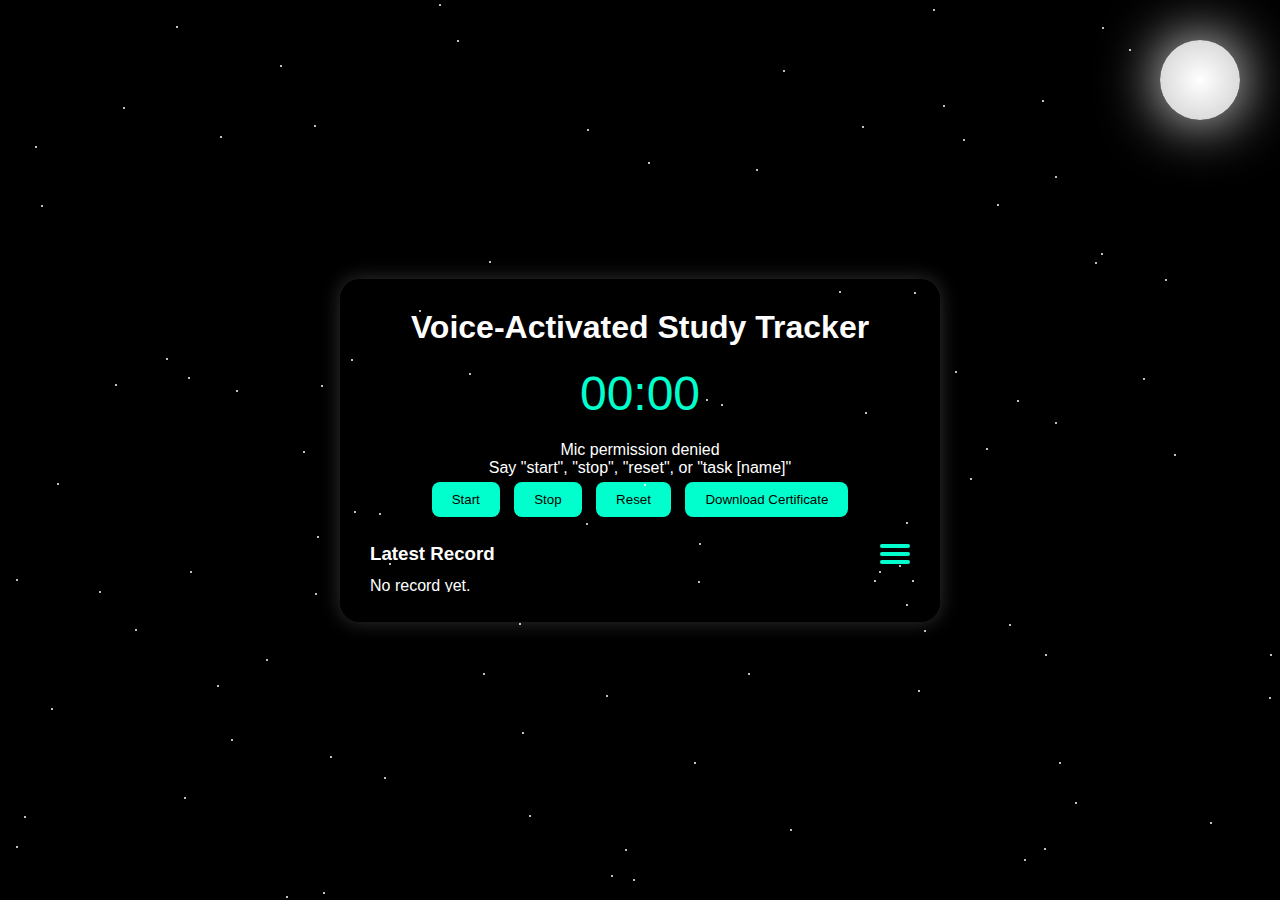
<file: index.html>
<!DOCTYPE html>
<html lang="en">
<head>
  <meta charset="UTF-8" />
  <meta name="viewport" content="width=device-width, initial-scale=1.0"/>
  <title>Voice-Activated Question Tracker</title>
  <style>
    * {
      margin: 0;
      padding: 0;
      box-sizing: border-box;
      font-family: 'Poppins', sans-serif;
    }
    body {
      background: #000;
      overflow: hidden;
      min-height: 100vh;
      display: flex;
      align-items: center;
      justify-content: center;
      padding: 20px;
      position: relative;
      color: #fff;
    }
    /* Animated Stars */
    .stars {
      width: 2px;
      height: 2px;
      background: white;
      position: absolute;
      border-radius: 50%;
      animation: starMove 10s linear infinite;
    }
    @keyframes starMove {
      from { transform: translateY(0); }
      to { transform: translateY(100vh); }
    }
    /* Moon */
    .moon {
      position: absolute;
      top: 40px;
      right: 40px;
      width: 80px;
      height: 80px;
      background: radial-gradient(circle, #fff, #ccc);
      border-radius: 50%;
      box-shadow: 0 0 60px #fff;
    }
    /* Rocket */
    .rocket {
      position: absolute;
      width: 50px;
      height: 50px;
      background: url('https://img.icons8.com/emoji/48/rocket.png') no-repeat center/contain;
      animation: flyRocket 12s linear infinite;
    }
    @keyframes flyRocket {
      0% { transform: translateX(-60px) translateY(0); }
      100% { transform: translateX(110vw) translateY(-100vh); }
    }
    .container {
      background: rgba(0,0,0,0.8);
      border-radius: 20px;
      padding: 30px;
      max-width: 600px;
      width: 100%;
      text-align: center;
      box-shadow: 0 0 20px rgba(255,255,255,0.2);
    }
    .timer {
      font-size: 3rem;
      margin: 20px 0;
      color: #00ffcc;
    }
    button {
      margin: 5px;
      padding: 10px 20px;
      background: #00ffcc;
      color: #000;
      border: none;
      border-radius: 8px;
      cursor: pointer;
    }
    button:hover {
      background: #00cca3;
    }
    .history {
      margin-top: 20px;
      text-align: left;
      max-height: 50px; /* Limit height to show only latest record */
      overflow: hidden;
    }
    #certificate {
      display: none;
      background: #fff;
      color: #000;
      padding: 20px;
      border-radius: 10px;
    }
    /* Hamburger Menu Styles */
    .history-header {
      display: flex;
      justify-content: space-between;
      align-items: center;
      margin-bottom: 10px;
    }
    .hamburger {
      display: flex;
      flex-direction: column;
      justify-content: space-around;
      width: 30px;
      height: 25px;
      cursor: pointer;
    }
    .hamburger span {
      width: 100%;
      height: 4px;
      background: #00ffcc;
      border-radius: 2px;
      transition: all 0.3s ease;
    }
    .hamburger.active span:nth-child(1) {
      transform: rotate(45deg) translate(5px, 5px);
    }
    .hamburger.active span:nth-child(2) {
      opacity: 0;
    }
    .hamburger.active span:nth-child(3) {
      transform: rotate(-45deg) translate(7px, -7px);
    }
    .history-list {
      max-height: 0;
      overflow: hidden;
      transition: max-height 0.5s ease-in-out;
      background: rgba(255,255,255,0.1);
      padding: 0 10px;
      border-radius: 8px;
    }
    .history-list.active {
      max-height: 300px;
      padding: 10px;
    }
    .history-list div {
      padding: 5px 0;
      border-bottom: 1px solid rgba(255,255,255,0.2);
    }
  </style>
</head>
<body>
  <div class="moon"></div>
  <div class="rocket"></div>
  <!-- Stars -->
  <script>
    for (let i = 0; i < 100; i++) {
      const star = document.createElement('div');
      star.className = 'stars';
      star.style.top = Math.random()*100 + 'vh';
      star.style.left = Math.random()*100 + 'vw';
      star.style.animationDuration = (5 + Math.random()*5) + 's';
      document.body.appendChild(star);
    }
  </script>
  <div class="container">
    <h1>Voice-Activated Study Tracker</h1>
    <div class="timer" id="timer">00:00</div>
    <div id="micStatus">Microphone: Initializing...</div>
    <div id="status">Say "start", "stop", "reset", or "task [name]"</div>
    <button onclick="startTimer()">Start</button>
    <button onclick="stopTimer()">Stop</button>
    <button onclick="resetData()">Reset</button>
    <button onclick="exportCertificate()">Download Certificate</button>
    <div class="history" id="history">
      <div class="history-header">
        <h3>Latest Record</h3>
        <div class="hamburger" onclick="toggleHistory()">
          <span></span>
          <span></span>
          <span></span>
        </div>
      </div>
      <div id="latestRecord">No record yet.</div>
      <div id="historyList" class="history-list"></div>
    </div>
  </div>
  <canvas id="certificate" width="800" height="600"></canvas>
  <script>
    let startTime, timerInterval, isRunning = false, currentTask = 'General', records = [], questionCount = 0;

    const timerEl = document.getElementById('timer');
    const micStatus = document.getElementById('micStatus');
    const statusEl = document.getElementById('status');
    const latestRecordEl = document.getElementById('latestRecord');
    const historyListEl = document.getElementById('historyList');
    const hamburger = document.querySelector('.hamburger');
    const historyList = document.querySelector('.history-list');

    function updateTimer() {
      const elapsed = Math.floor((performance.now() - startTime) / 1000);
      const min = String(Math.floor(elapsed / 60)).padStart(2, '0');
      const sec = String(elapsed % 60).padStart(2, '0');
      timerEl.textContent = `${min}:${sec}`;
    }

    function startTimer() {
      if (isRunning) return;
      isRunning = true;
      startTime = performance.now();
      timerInterval = setInterval(updateTimer, 500);
      statusEl.textContent = `Timing task: ${currentTask}`;
    }

    function stopTimer() {
      if (!isRunning) return;
      isRunning = false;
      clearInterval(timerInterval);
      const elapsed = Math.floor((performance.now() - startTime) / 1000);
      const date = new Date().toLocaleDateString('en-GB', { day: 'numeric', month: 'long', year: 'numeric' });
      questionCount++; // Increment question number
      records.push({ date, task: currentTask, question: questionCount, time: elapsed });
      renderHistory();
      statusEl.textContent = 'Stopped';
    }

    function resetData() {
      records = [];
      questionCount = 0;
      renderHistory();
      statusEl.textContent = 'Reset complete';
    }

    function renderHistory() {
      if (records.length === 0) {
        latestRecordEl.textContent = 'No record yet.';
        historyListEl.textContent = '';
      } else {
        // Show only the latest record
        const latest = records[records.length - 1];
        const timeStr = `${String(Math.floor(latest.time / 60)).padStart(2, '0')}:${String(latest.time % 60).padStart(2, '0')} sec`;
        latestRecordEl.textContent = `${latest.date}, ${latest.task}, Q${latest.question}, ${timeStr}`;

        // Show all previous records in hamburger menu
        const oldRecords = records.slice(0, -1); // Exclude the latest record
        if (oldRecords.length === 0) {
          historyListEl.textContent = 'No old records yet.';
        } else {
          historyListEl.innerHTML = oldRecords.map(r => {
            const t = `${String(Math.floor(r.time / 60)).padStart(2, '0')}:${String(r.time % 60).padStart(2, '0')} sec`;
            return `<div>${r.date}, ${r.task}, Q${r.question}, ${t}</div>`;
          }).join('');
        }
      }
    }

    function toggleHistory() {
      hamburger.classList.toggle('active');
      historyList.classList.toggle('active');
    }

    function exportCertificate() {
      const canvas = document.getElementById('certificate');
      const ctx = canvas.getContext('2d');
      ctx.fillStyle = '#fff';
      ctx.fillRect(0, 0, 800, 600);
      ctx.fillStyle = '#000';
      ctx.font = '30px Poppins';
      ctx.fillText('Study Session Certificate', 200, 80);
      ctx.font = '20px Poppins';
      records.forEach((r, i) => {
        const t = `${String(Math.floor(r.time / 60)).padStart(2, '0')}:${String(r.time % 60).padStart(2, '0')} sec`;
        ctx.fillText(`${r.date}, ${r.task}, Q${r.question}, ${t}`, 100, 150 + i * 30);
      });
      const link = document.createElement('a');
      link.download = 'study_certificate.png';
      link.href = canvas.toDataURL();
      link.click();
    }

    // Microphone Initialization
    const SpeechRecognition = window.SpeechRecognition || window.webkitSpeechRecognition;
    if (!SpeechRecognition) {
      micStatus.textContent = 'Microphone unsupported. Use Chrome.';
    } else {
      const recognition = new SpeechRecognition();
      recognition.continuous = true;
      recognition.lang = 'en-US';
      recognition.interimResults = false; // Wait for final results
      recognition.maxAlternatives = 1; // Use most confident transcription
      recognition.onstart = () => {
        micStatus.textContent = 'Microphone: Listening...';
      };
      recognition.onerror = (e) => {
        micStatus.textContent = 'Error: ' + e.error;
      };
      recognition.onend = () => {
        recognition.start();
      };
      recognition.onresult = (e) => {
        const transcript = e.results[e.results.length - 1][0].transcript.toLowerCase().trim();
        statusEl.textContent = `Heard: ${transcript}`;

        // Improved command parsing
        if (transcript.includes('start') && !isRunning) {
          startTimer();
        } else if (transcript.includes('stop') && isRunning) {
          stopTimer();
        } else if (transcript.includes('reset')) {
          resetData();
        } else if (transcript.startsWith('task')) {
          currentTask = transcript.replace('task', '').trim() || 'General';
          statusEl.textContent = `Task set to ${currentTask}`;
          questionCount = 0; // Reset question count for new task
        }
      };
      navigator.mediaDevices.getUserMedia({ audio: true })
        .then(() => recognition.start())
        .catch(e => micStatus.textContent = 'Mic permission denied');
    }
  </script>
</body>
</html>
</file>
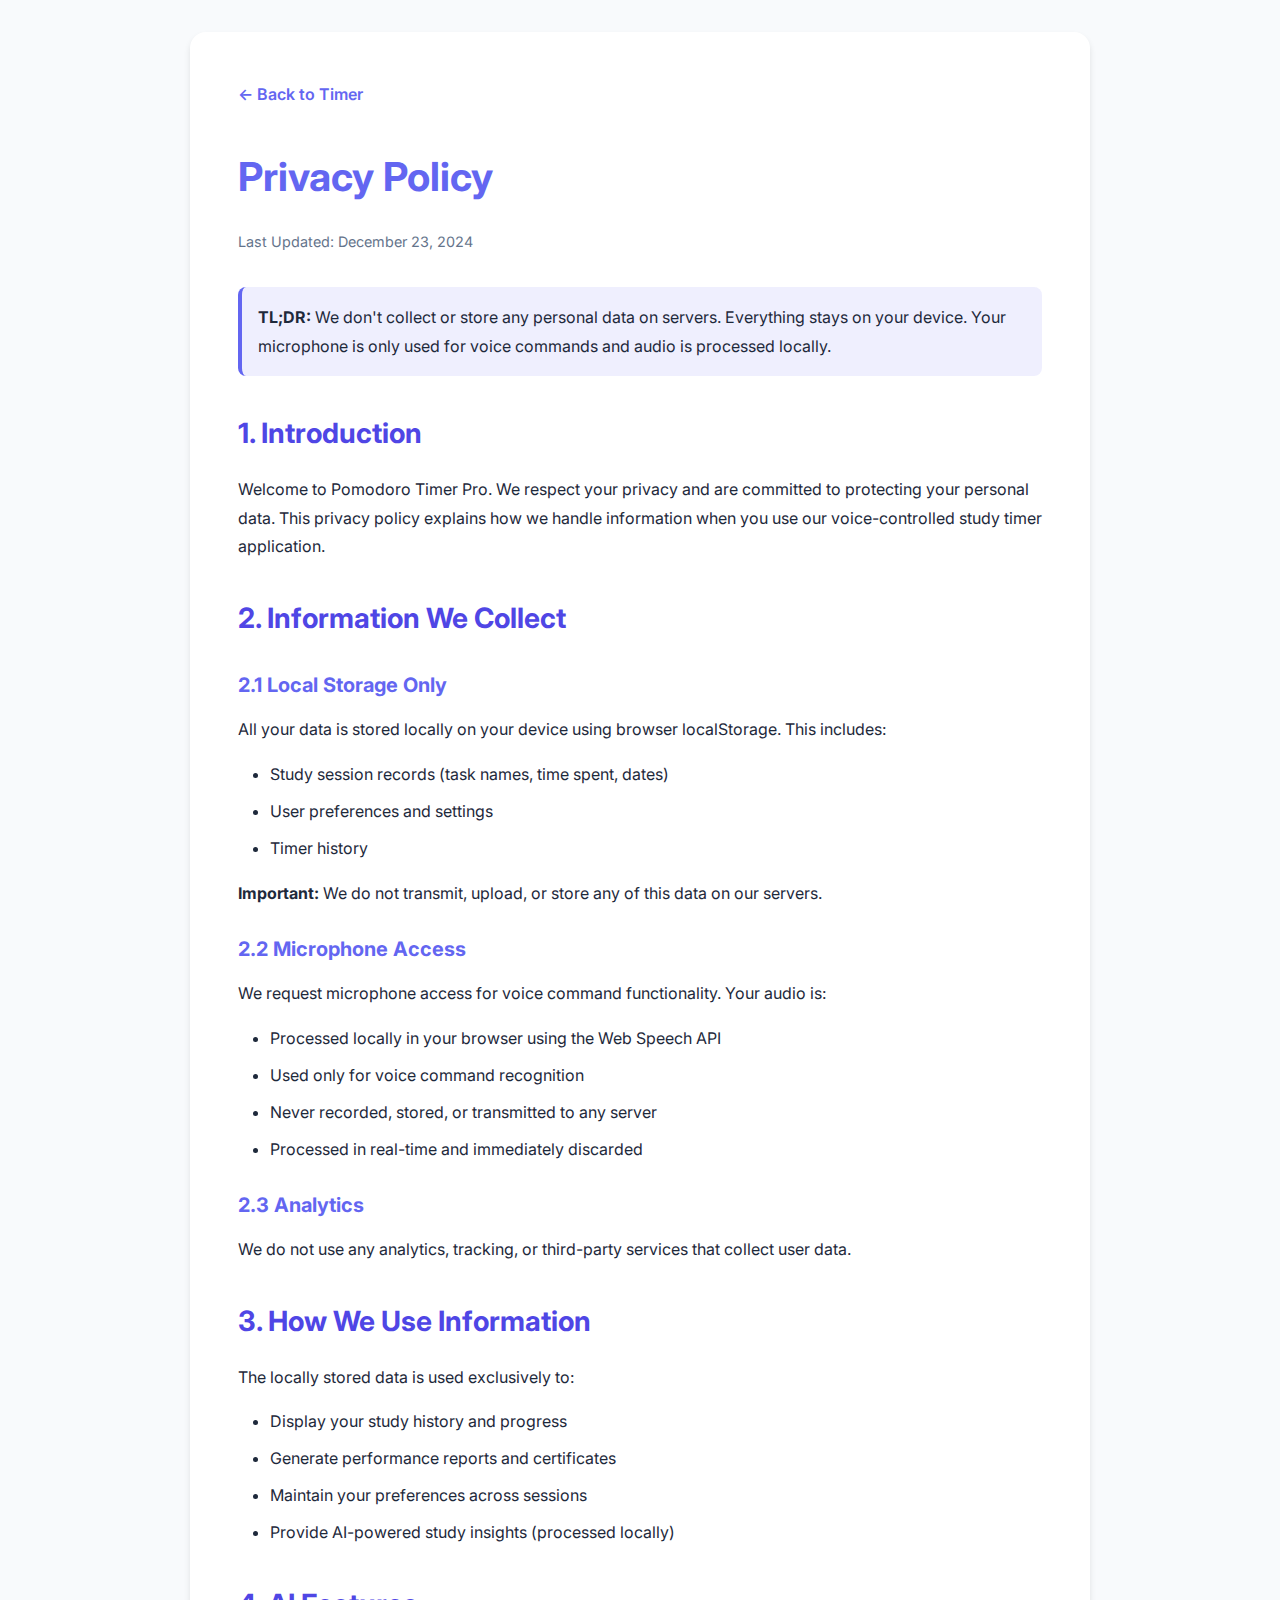
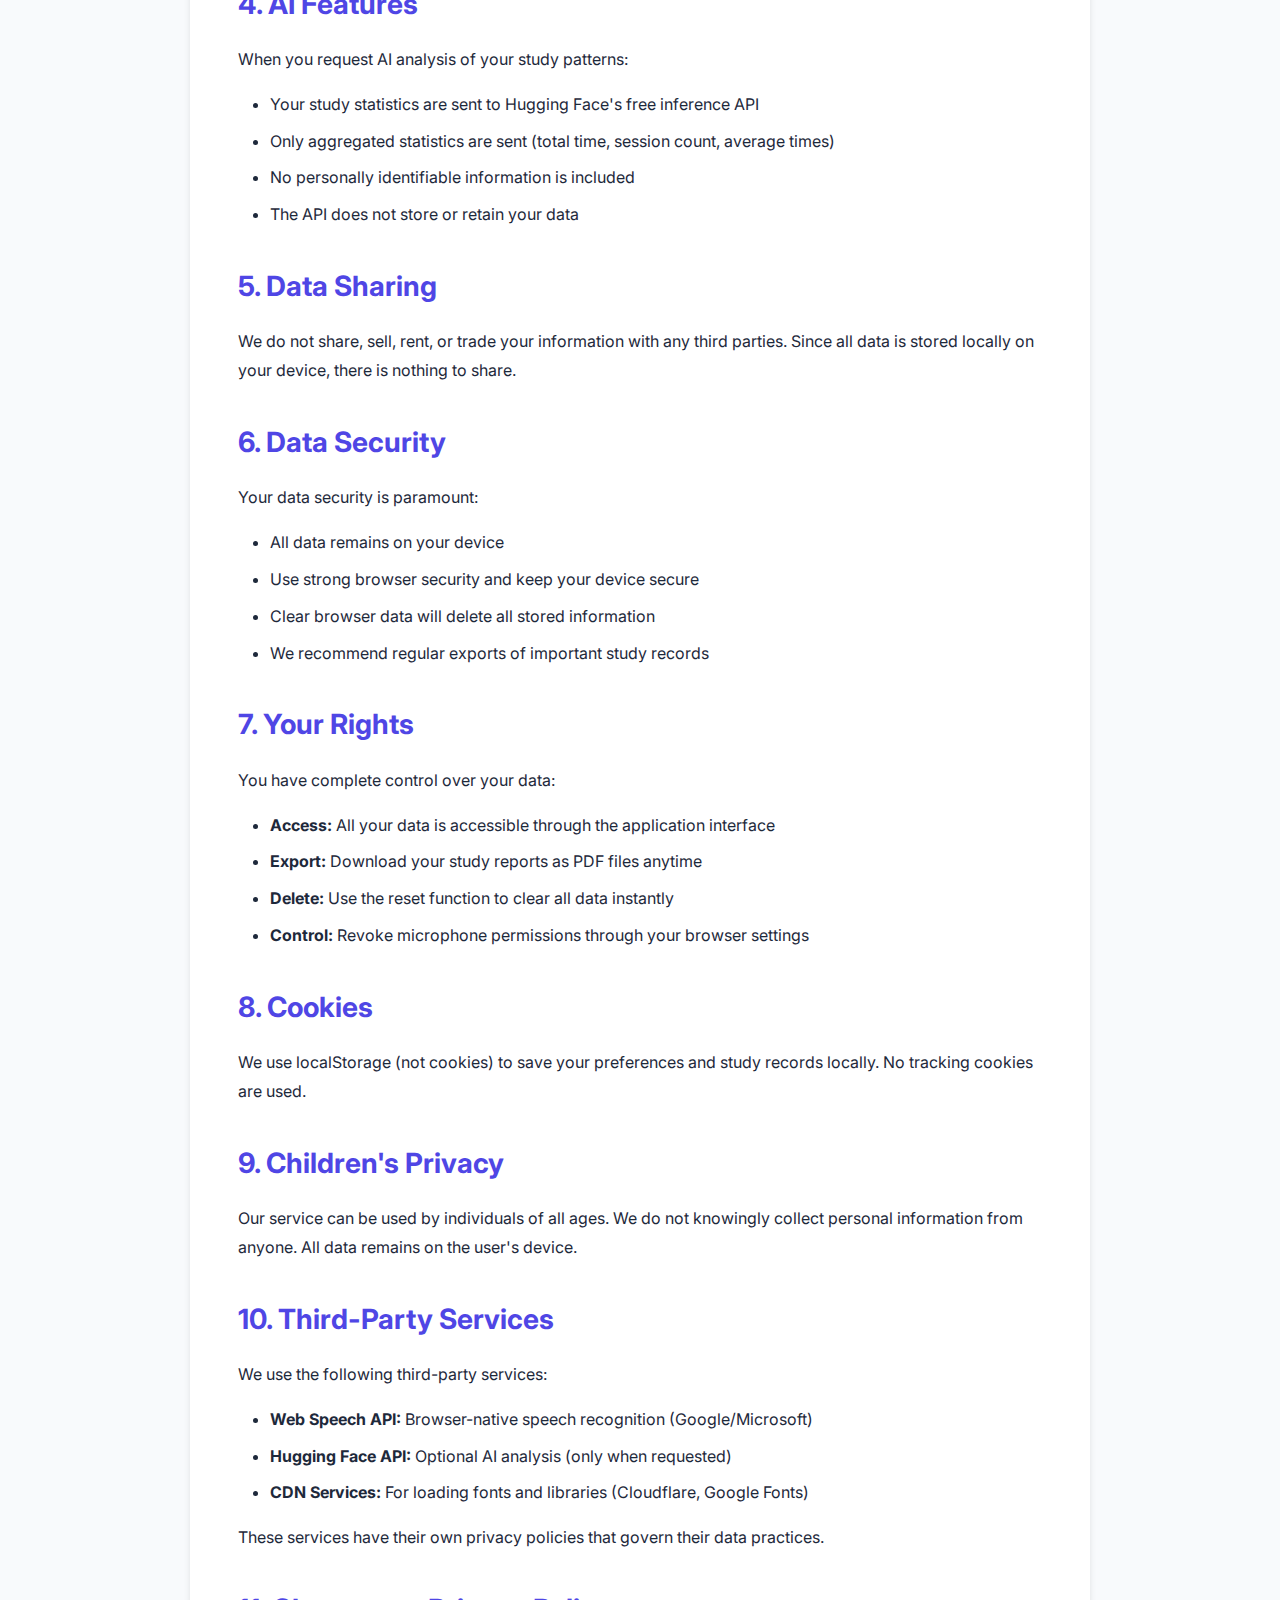
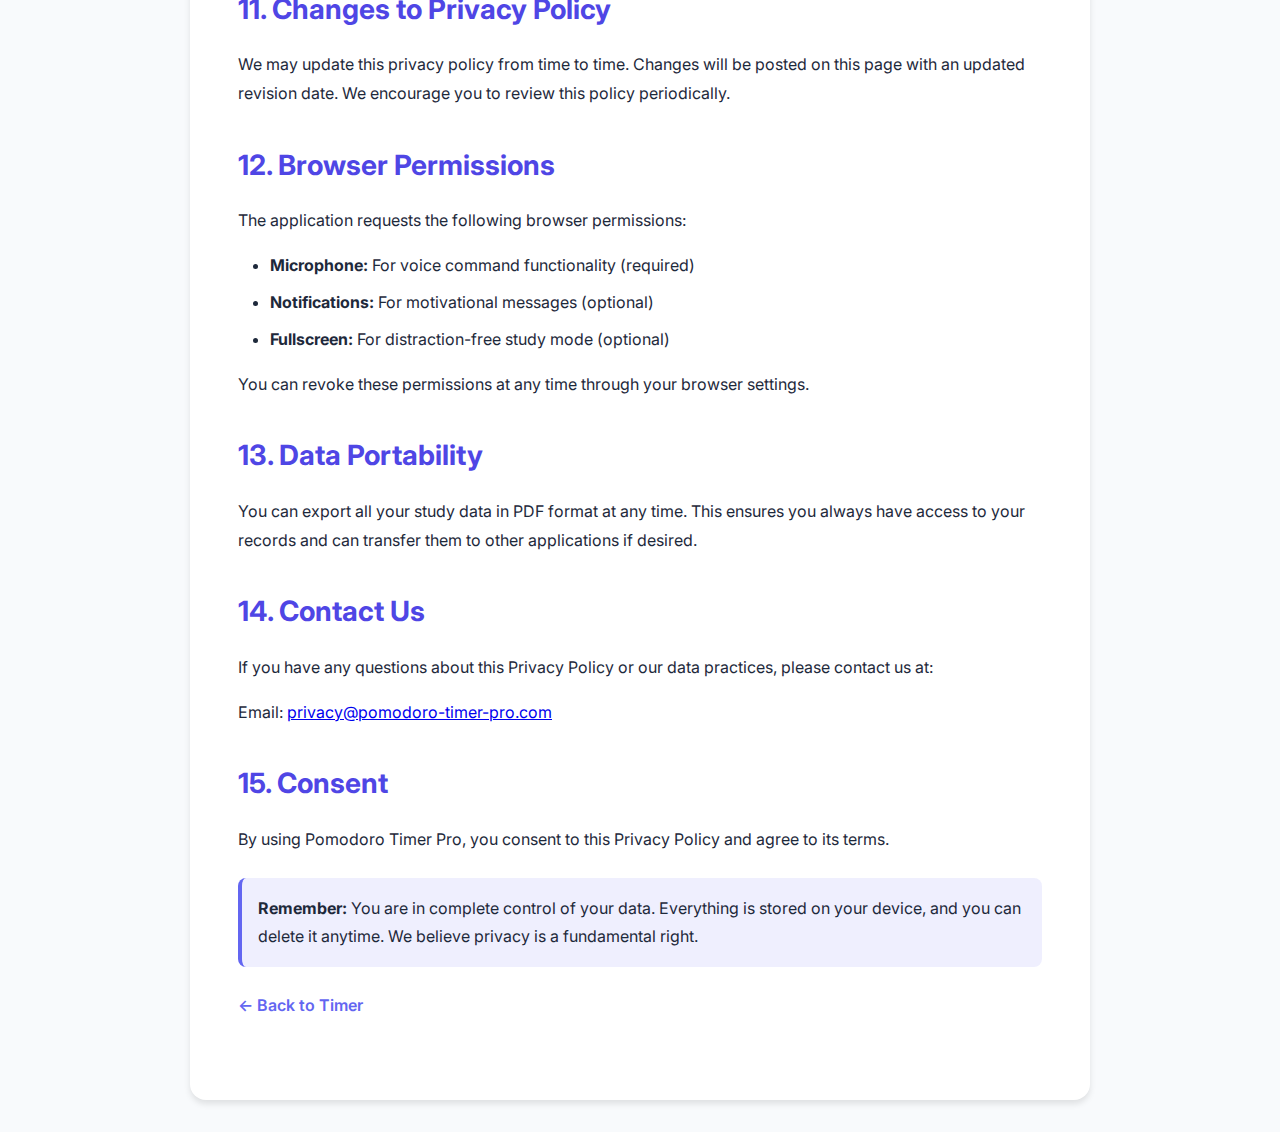
<file: privacy.html>
<!DOCTYPE html>
<html lang="en">
<head>
    <meta charset="UTF-8">
    <meta name="viewport" content="width=device-width, initial-scale=1.0">
    <title>Privacy Policy - Pomodoro Timer Pro</title>
    <meta name="robots" content="noindex, nofollow">
    <link href="https://fonts.googleapis.com/css2?family=Inter:wght@300;400;500;600;700&display=swap" rel="stylesheet">
    <style>
        * {
            margin: 0;
            padding: 0;
            box-sizing: border-box;
        }
        body {
            font-family: 'Inter', sans-serif;
            line-height: 1.8;
            color: #1e293b;
            background: #f8fafc;
            padding: 2rem;
        }
        .container {
            max-width: 900px;
            margin: 0 auto;
            background: white;
            padding: 3rem;
            border-radius: 16px;
            box-shadow: 0 4px 6px rgba(0, 0, 0, 0.1);
        }
        h1 {
            font-size: 2.5rem;
            margin-bottom: 1rem;
            color: #6366f1;
        }
        h2 {
            font-size: 1.75rem;
            margin-top: 2rem;
            margin-bottom: 1rem;
            color: #4f46e5;
        }
        h3 {
            font-size: 1.25rem;
            margin-top: 1.5rem;
            margin-bottom: 0.75rem;
            color: #6366f1;
        }
        p {
            margin-bottom: 1rem;
        }
        ul {
            margin-left: 2rem;
            margin-bottom: 1rem;
        }
        li {
            margin-bottom: 0.5rem;
        }
        .date {
            color: #64748b;
            font-size: 0.9rem;
            margin-bottom: 2rem;
        }
        .back-link {
            display: inline-block;
            color: #6366f1;
            text-decoration: none;
            font-weight: 600;
            margin-bottom: 2rem;
            transition: opacity 0.3s;
        }
        .back-link:hover {
            opacity: 0.7;
        }
        .highlight {
            background: rgba(99, 102, 241, 0.1);
            padding: 1rem;
            border-radius: 8px;
            border-left: 4px solid #6366f1;
            margin: 1.5rem 0;
        }
    </style>
</head>
<body>
    <div class="container">
        <a href="index.html" class="back-link">← Back to Timer</a>
        
        <h1>Privacy Policy</h1>
        <p class="date">Last Updated: December 23, 2024</p>

        <div class="highlight">
            <strong>TL;DR:</strong> We don't collect or store any personal data on servers. Everything stays on your device. Your microphone is only used for voice commands and audio is processed locally.
        </div>

        <h2>1. Introduction</h2>
        <p>Welcome to Pomodoro Timer Pro. We respect your privacy and are committed to protecting your personal data. This privacy policy explains how we handle information when you use our voice-controlled study timer application.</p>

        <h2>2. Information We Collect</h2>
        
        <h3>2.1 Local Storage Only</h3>
        <p>All your data is stored locally on your device using browser localStorage. This includes:</p>
        <ul>
            <li>Study session records (task names, time spent, dates)</li>
            <li>User preferences and settings</li>
            <li>Timer history</li>
        </ul>
        <p><strong>Important:</strong> We do not transmit, upload, or store any of this data on our servers.</p>

        <h3>2.2 Microphone Access</h3>
        <p>We request microphone access for voice command functionality. Your audio is:</p>
        <ul>
            <li>Processed locally in your browser using the Web Speech API</li>
            <li>Used only for voice command recognition</li>
            <li>Never recorded, stored, or transmitted to any server</li>
            <li>Processed in real-time and immediately discarded</li>
        </ul>

        <h3>2.3 Analytics</h3>
        <p>We do not use any analytics, tracking, or third-party services that collect user data.</p>

        <h2>3. How We Use Information</h2>
        <p>The locally stored data is used exclusively to:</p>
        <ul>
            <li>Display your study history and progress</li>
            <li>Generate performance reports and certificates</li>
            <li>Maintain your preferences across sessions</li>
            <li>Provide AI-powered study insights (processed locally)</li>
        </ul>

        <h2>4. AI Features</h2>
        <p>When you request AI analysis of your study patterns:</p>
        <ul>
            <li>Your study statistics are sent to Hugging Face's free inference API</li>
            <li>Only aggregated statistics are sent (total time, session count, average times)</li>
            <li>No personally identifiable information is included</li>
            <li>The API does not store or retain your data</li>
        </ul>

        <h2>5. Data Sharing</h2>
        <p>We do not share, sell, rent, or trade your information with any third parties. Since all data is stored locally on your device, there is nothing to share.</p>

        <h2>6. Data Security</h2>
        <p>Your data security is paramount:</p>
        <ul>
            <li>All data remains on your device</li>
            <li>Use strong browser security and keep your device secure</li>
            <li>Clear browser data will delete all stored information</li>
            <li>We recommend regular exports of important study records</li>
        </ul>

        <h2>7. Your Rights</h2>
        <p>You have complete control over your data:</p>
        <ul>
            <li><strong>Access:</strong> All your data is accessible through the application interface</li>
            <li><strong>Export:</strong> Download your study reports as PDF files anytime</li>
            <li><strong>Delete:</strong> Use the reset function to clear all data instantly</li>
            <li><strong>Control:</strong> Revoke microphone permissions through your browser settings</li>
        </ul>

        <h2>8. Cookies</h2>
        <p>We use localStorage (not cookies) to save your preferences and study records locally. No tracking cookies are used.</p>

        <h2>9. Children's Privacy</h2>
        <p>Our service can be used by individuals of all ages. We do not knowingly collect personal information from anyone. All data remains on the user's device.</p>

        <h2>10. Third-Party Services</h2>
        <p>We use the following third-party services:</p>
        <ul>
            <li><strong>Web Speech API:</strong> Browser-native speech recognition (Google/Microsoft)</li>
            <li><strong>Hugging Face API:</strong> Optional AI analysis (only when requested)</li>
            <li><strong>CDN Services:</strong> For loading fonts and libraries (Cloudflare, Google Fonts)</li>
        </ul>
        <p>These services have their own privacy policies that govern their data practices.</p>

        <h2>11. Changes to Privacy Policy</h2>
        <p>We may update this privacy policy from time to time. Changes will be posted on this page with an updated revision date. We encourage you to review this policy periodically.</p>

        <h2>12. Browser Permissions</h2>
        <p>The application requests the following browser permissions:</p>
        <ul>
            <li><strong>Microphone:</strong> For voice command functionality (required)</li>
            <li><strong>Notifications:</strong> For motivational messages (optional)</li>
            <li><strong>Fullscreen:</strong> For distraction-free study mode (optional)</li>
        </ul>
        <p>You can revoke these permissions at any time through your browser settings.</p>

        <h2>13. Data Portability</h2>
        <p>You can export all your study data in PDF format at any time. This ensures you always have access to your records and can transfer them to other applications if desired.</p>

        <h2>14. Contact Us</h2>
        <p>If you have any questions about this Privacy Policy or our data practices, please contact us at:</p>
        <p>Email: <a href="mailto:privacy@pomodoro-timer-pro.com">privacy@pomodoro-timer-pro.com</a></p>

        <h2>15. Consent</h2>
        <p>By using Pomodoro Timer Pro, you consent to this Privacy Policy and agree to its terms.</p>

        <div class="highlight">
            <strong>Remember:</strong> You are in complete control of your data. Everything is stored on your device, and you can delete it anytime. We believe privacy is a fundamental right.
        </div>

        <a href="index.html" class="back-link">← Back to Timer</a>
    </div>
</body>
</html>
</file>
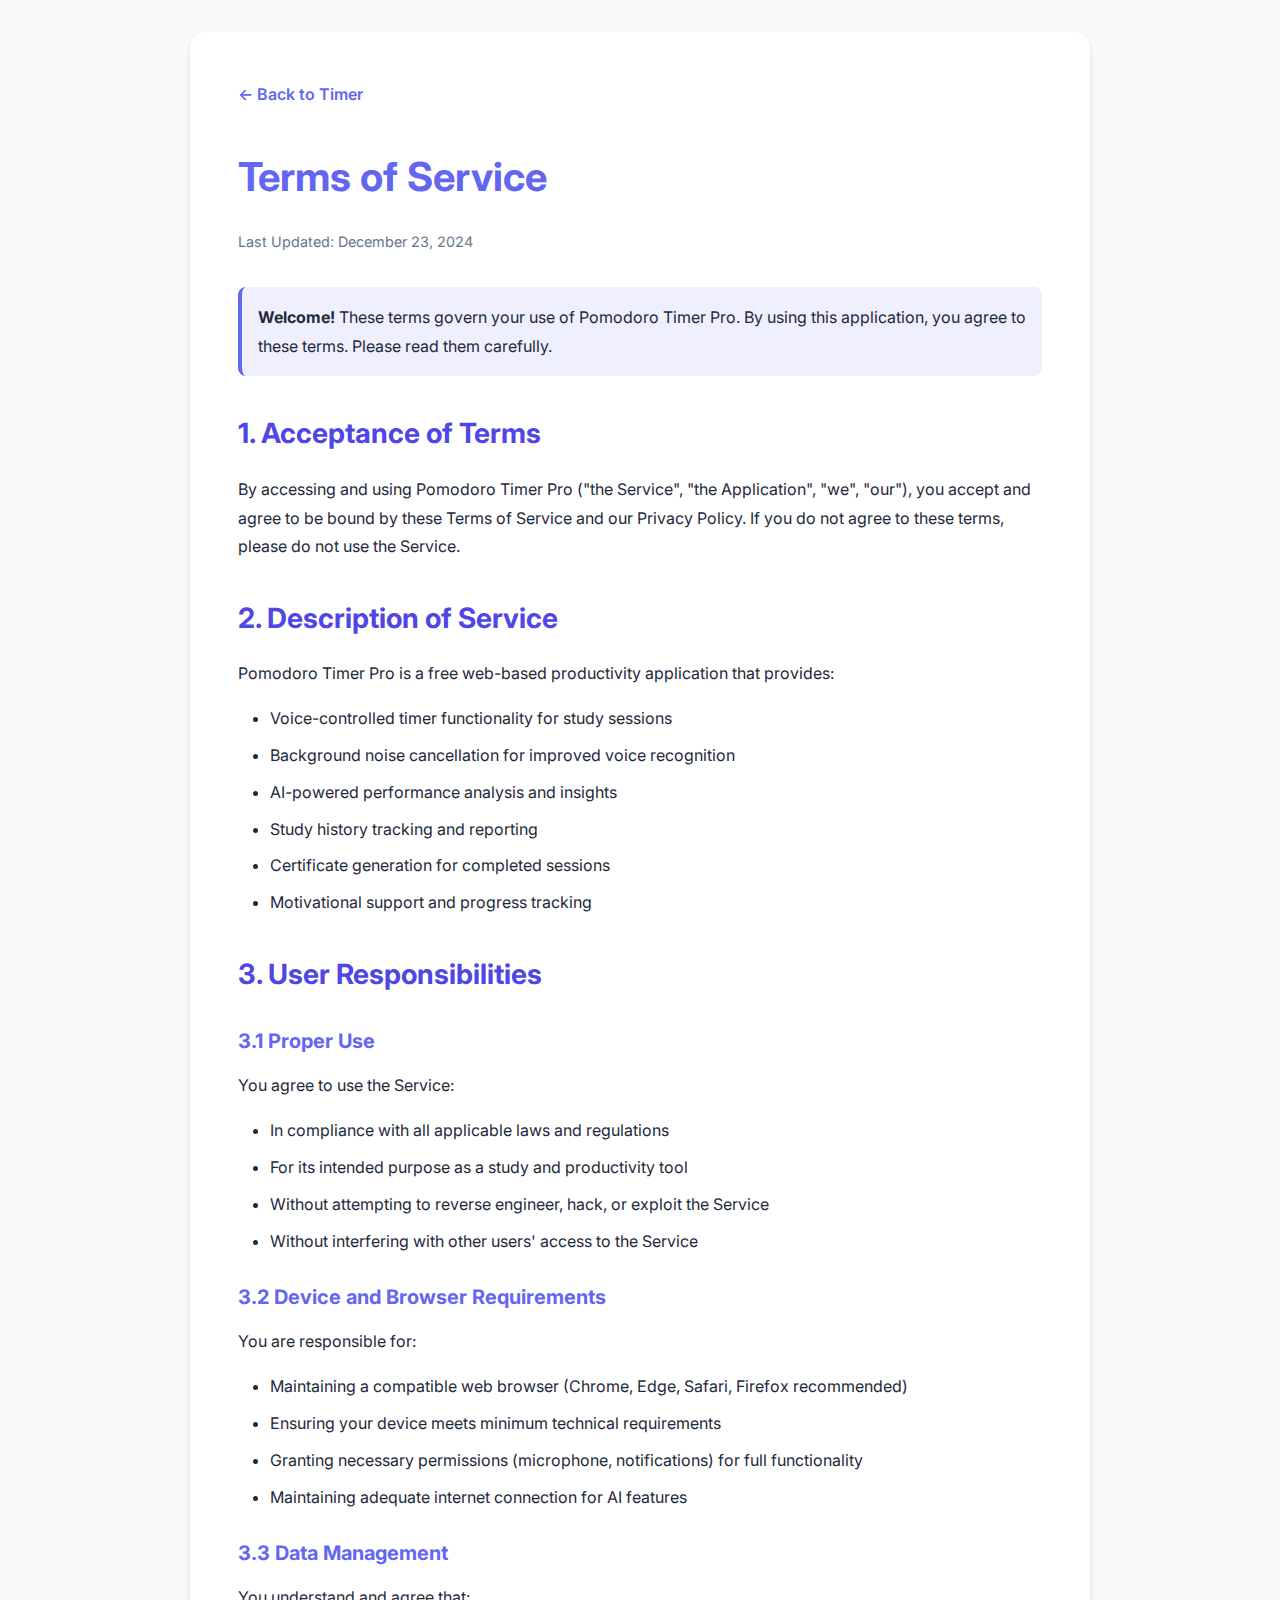
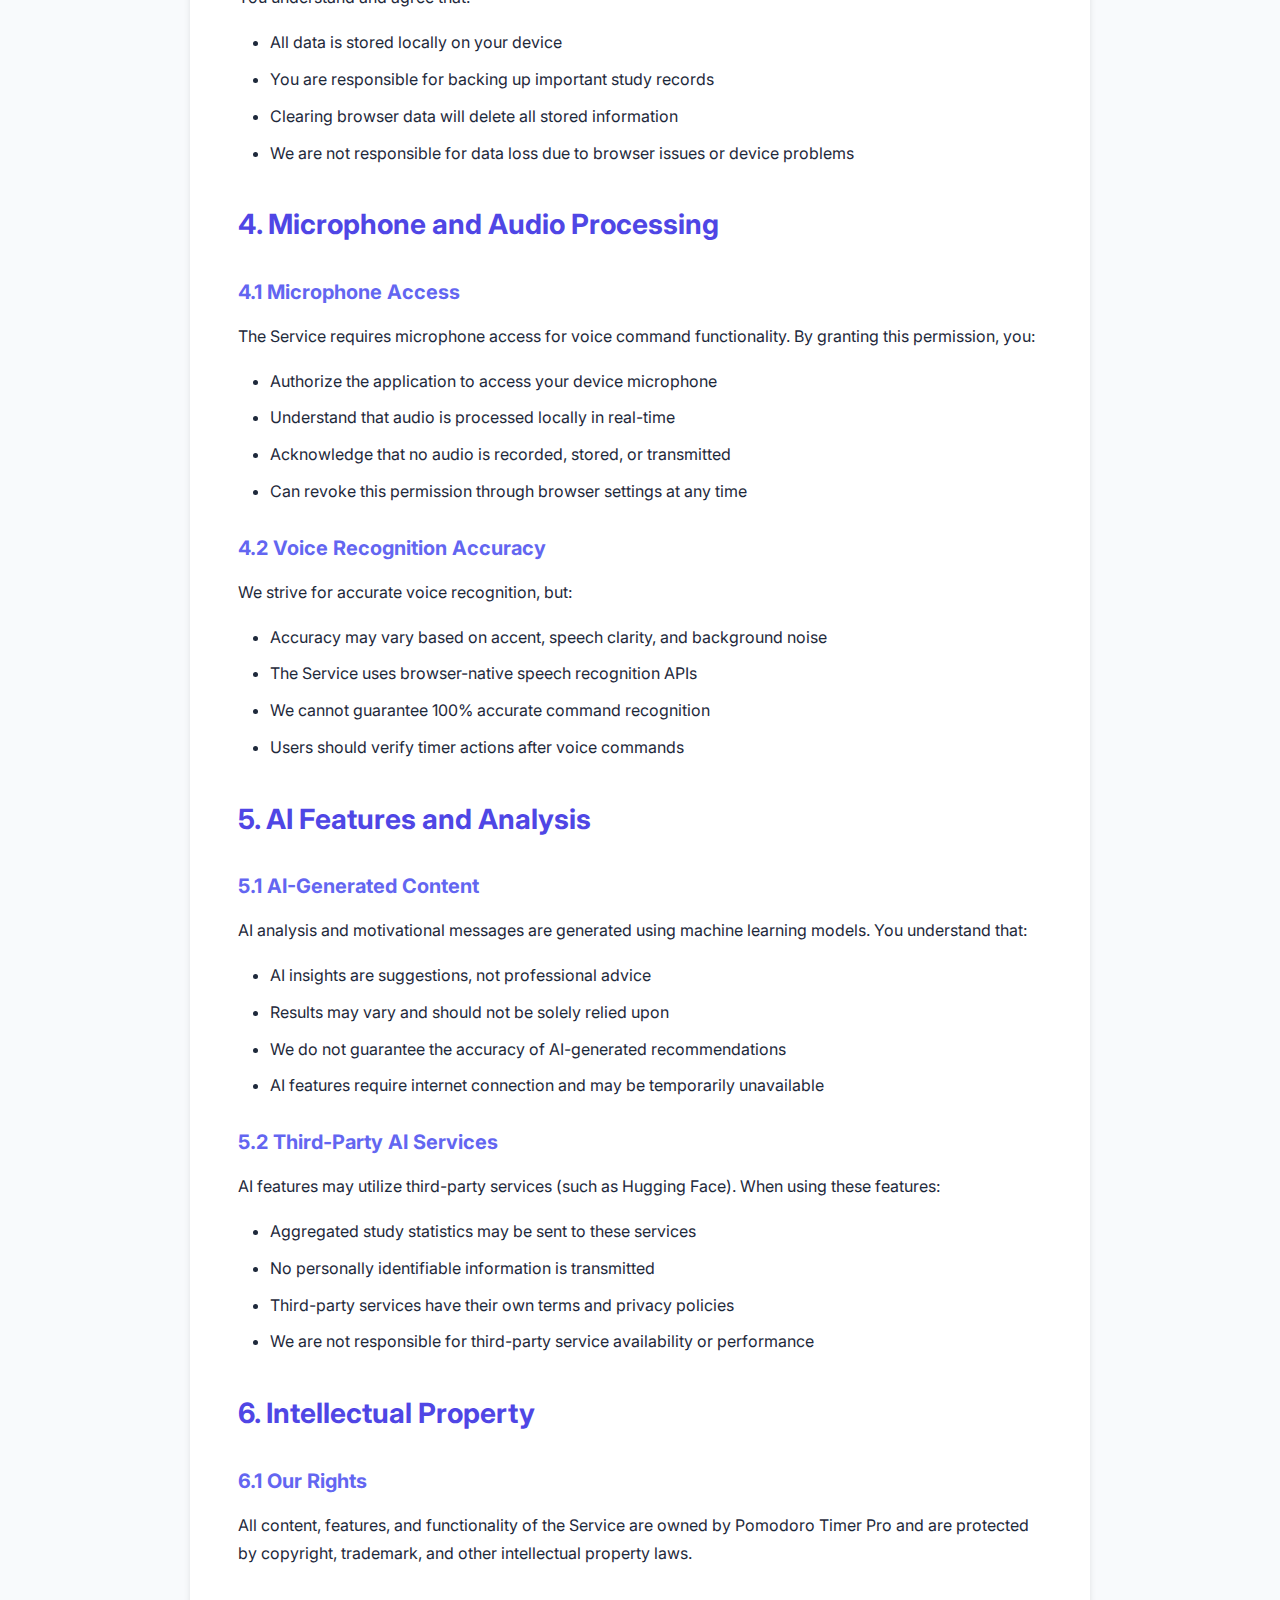
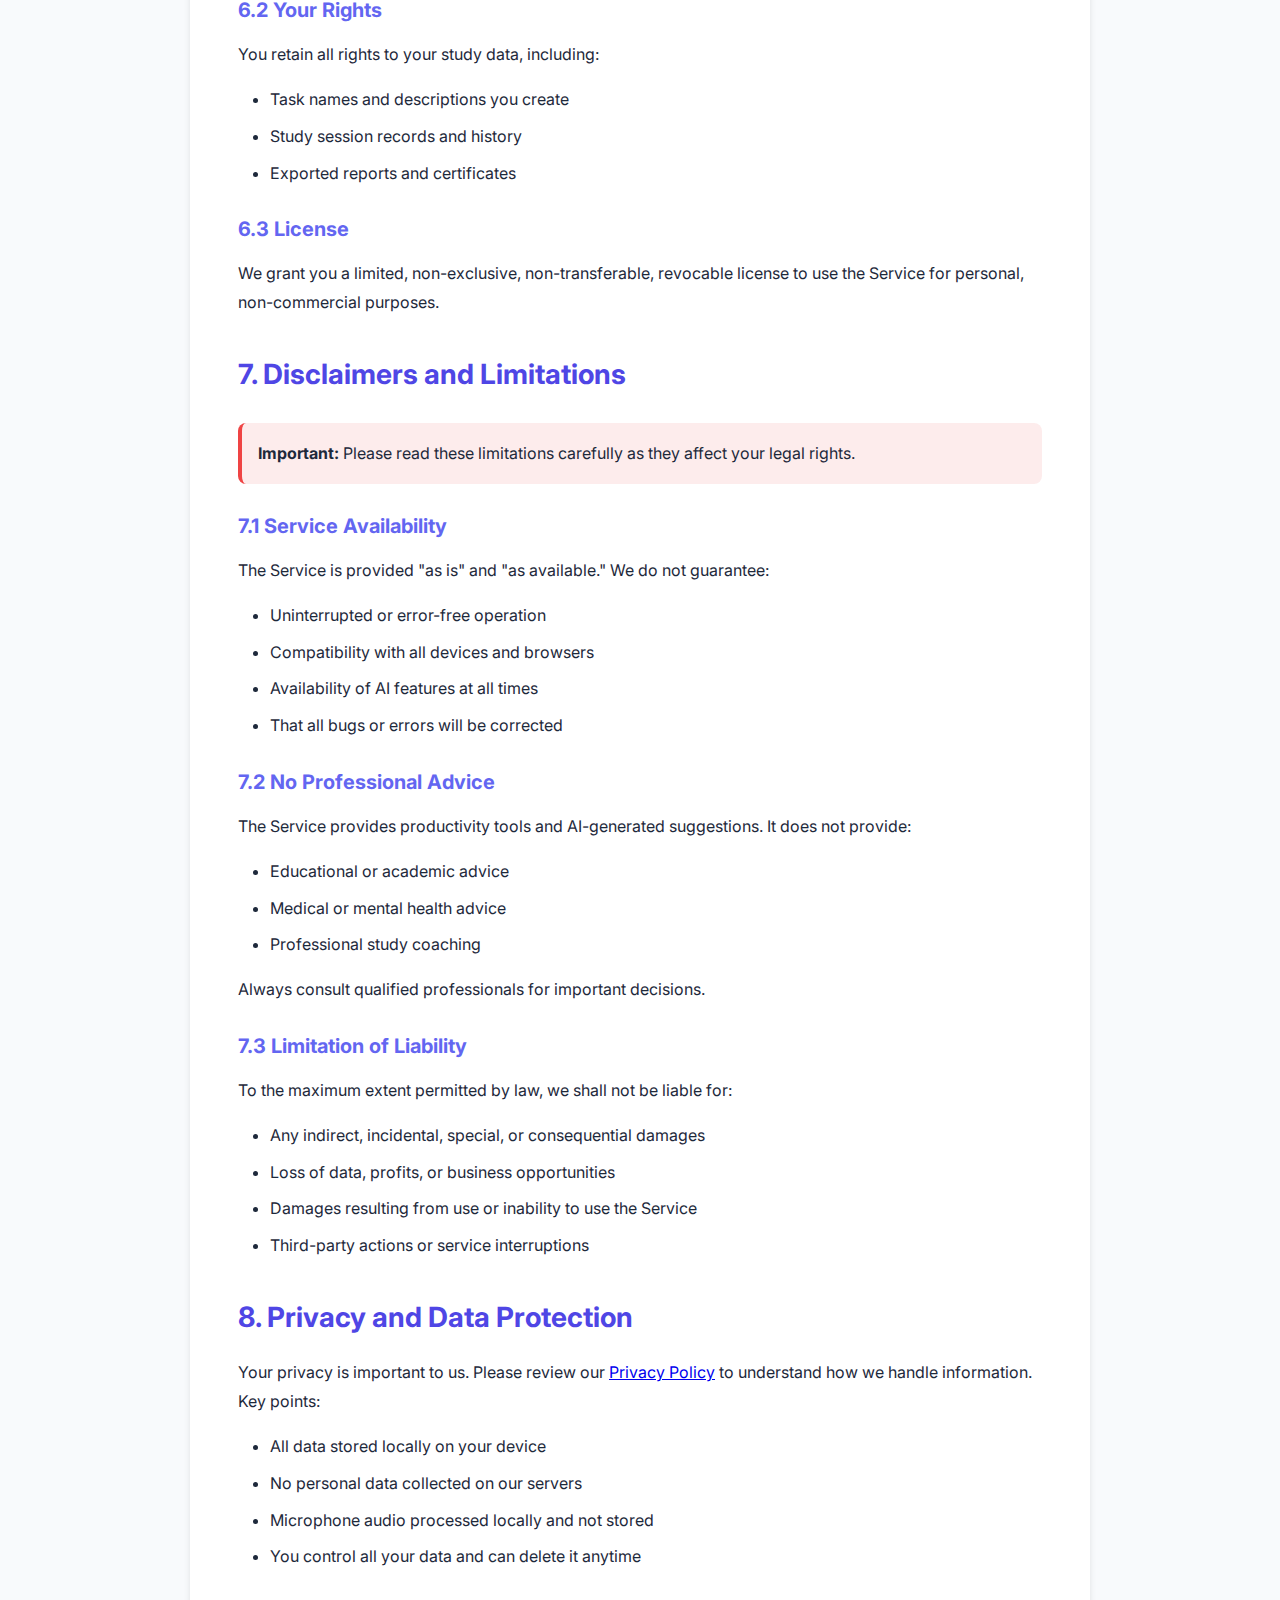
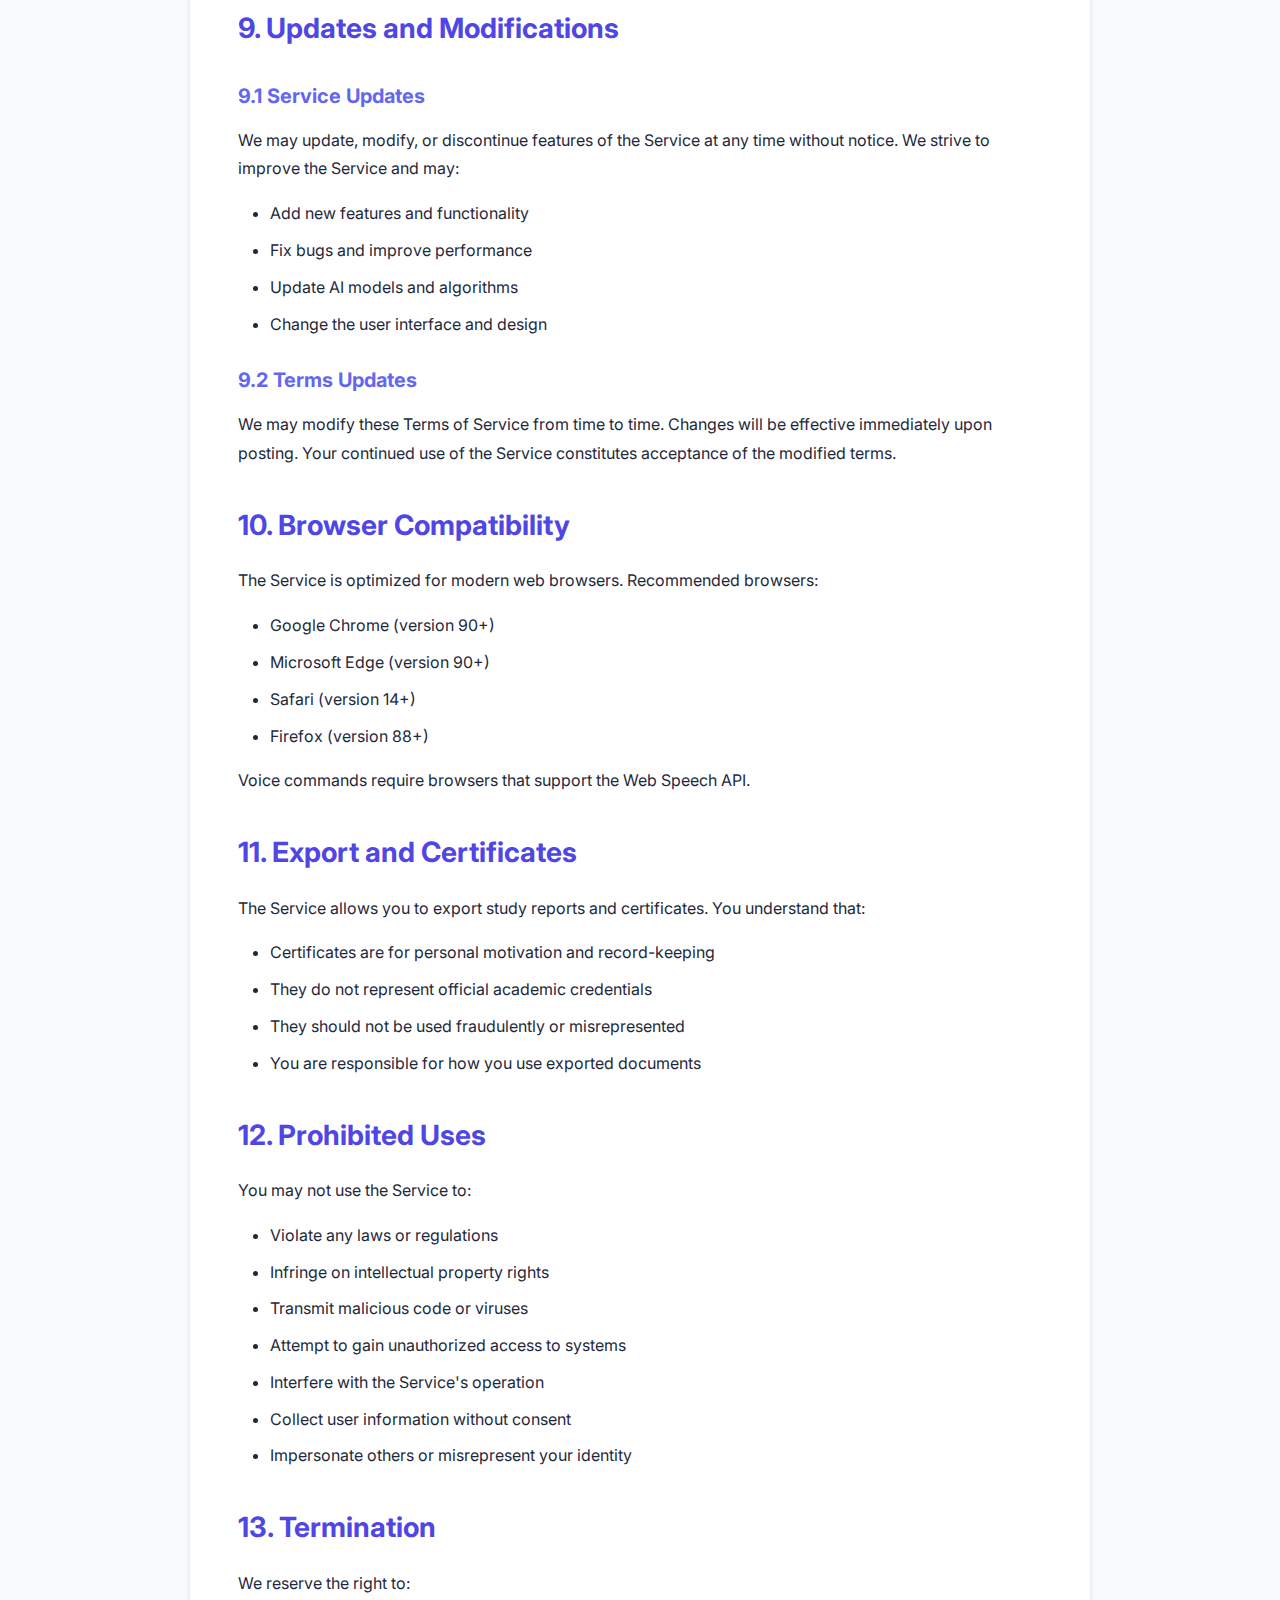
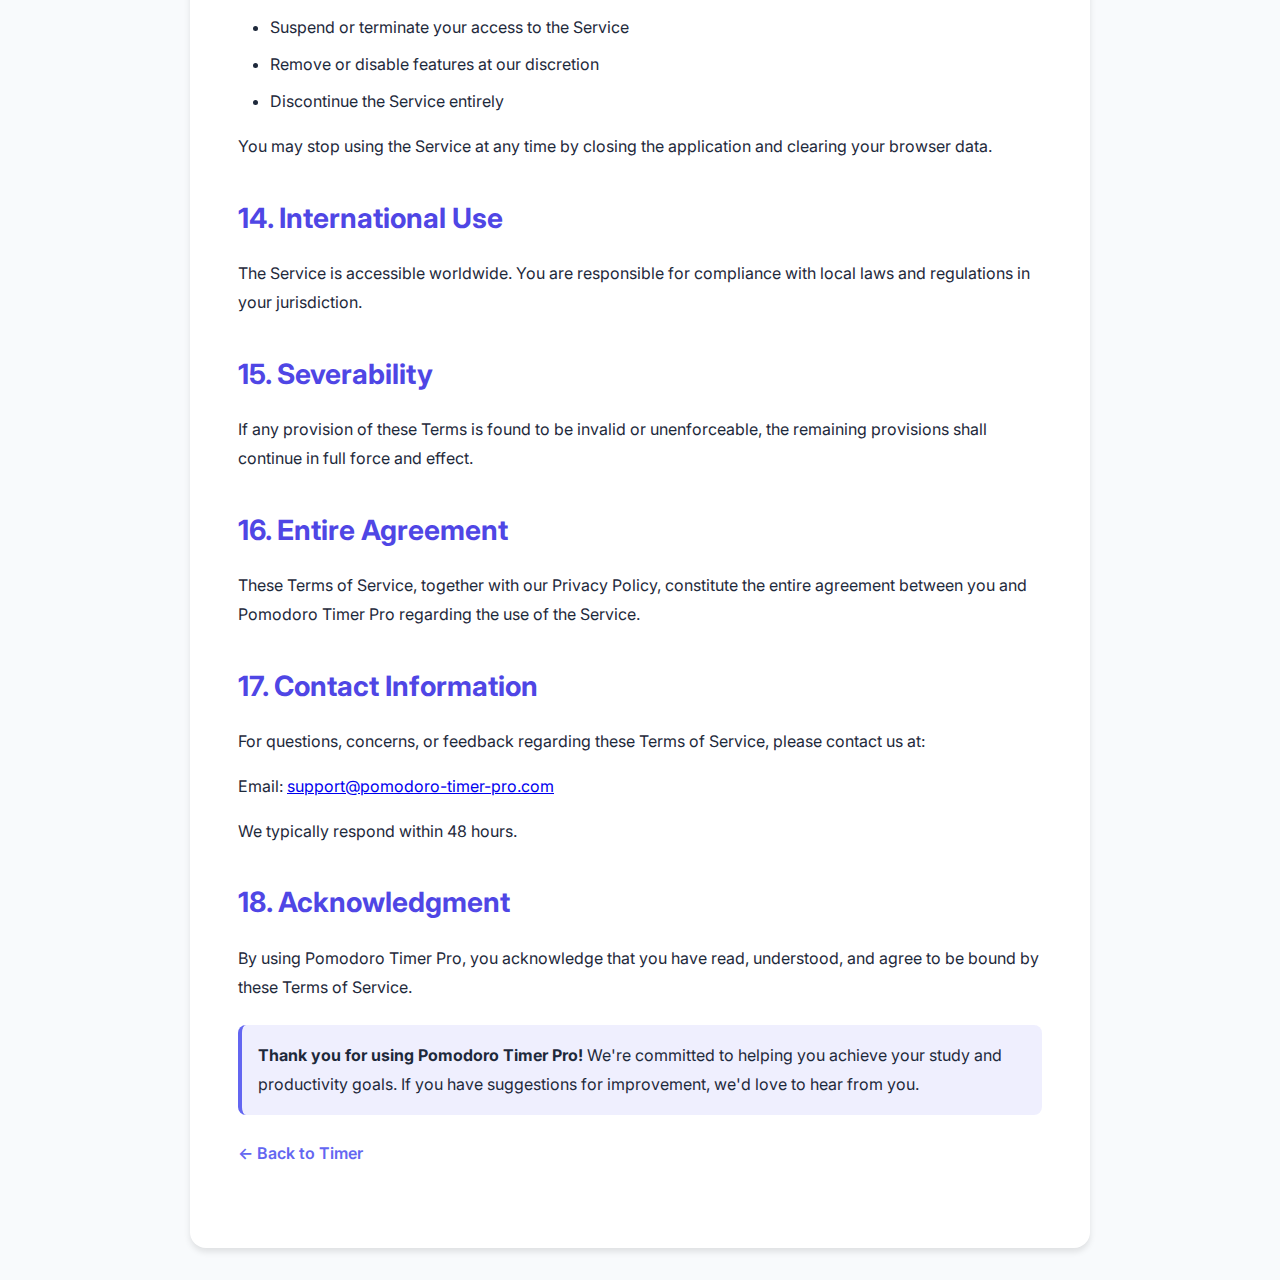
<file: terms.html>
<!DOCTYPE html>
<html lang="en">
<head>
    <meta charset="UTF-8">
    <meta name="viewport" content="width=device-width, initial-scale=1.0">
    <title>Terms of Service - Pomodoro Timer Pro</title>
    <meta name="robots" content="noindex, nofollow">
    <link href="https://fonts.googleapis.com/css2?family=Inter:wght@300;400;500;600;700&display=swap" rel="stylesheet">
    <style>
        * {
            margin: 0;
            padding: 0;
            box-sizing: border-box;
        }
        body {
            font-family: 'Inter', sans-serif;
            line-height: 1.8;
            color: #1e293b;
            background: #f8fafc;
            padding: 2rem;
        }
        .container {
            max-width: 900px;
            margin: 0 auto;
            background: white;
            padding: 3rem;
            border-radius: 16px;
            box-shadow: 0 4px 6px rgba(0, 0, 0, 0.1);
        }
        h1 {
            font-size: 2.5rem;
            margin-bottom: 1rem;
            color: #6366f1;
        }
        h2 {
            font-size: 1.75rem;
            margin-top: 2rem;
            margin-bottom: 1rem;
            color: #4f46e5;
        }
        h3 {
            font-size: 1.25rem;
            margin-top: 1.5rem;
            margin-bottom: 0.75rem;
            color: #6366f1;
        }
        p {
            margin-bottom: 1rem;
        }
        ul {
            margin-left: 2rem;
            margin-bottom: 1rem;
        }
        li {
            margin-bottom: 0.5rem;
        }
        .date {
            color: #64748b;
            font-size: 0.9rem;
            margin-bottom: 2rem;
        }
        .back-link {
            display: inline-block;
            color: #6366f1;
            text-decoration: none;
            font-weight: 600;
            margin-bottom: 2rem;
            transition: opacity 0.3s;
        }
        .back-link:hover {
            opacity: 0.7;
        }
        .highlight {
            background: rgba(99, 102, 241, 0.1);
            padding: 1rem;
            border-radius: 8px;
            border-left: 4px solid #6366f1;
            margin: 1.5rem 0;
        }
        .warning {
            background: rgba(239, 68, 68, 0.1);
            padding: 1rem;
            border-radius: 8px;
            border-left: 4px solid #ef4444;
            margin: 1.5rem 0;
        }
    </style>
</head>
<body>
    <div class="container">
        <a href="index.html" class="back-link">← Back to Timer</a>
        
        <h1>Terms of Service</h1>
        <p class="date">Last Updated: December 23, 2024</p>

        <div class="highlight">
            <strong>Welcome!</strong> These terms govern your use of Pomodoro Timer Pro. By using this application, you agree to these terms. Please read them carefully.
        </div>

        <h2>1. Acceptance of Terms</h2>
        <p>By accessing and using Pomodoro Timer Pro ("the Service", "the Application", "we", "our"), you accept and agree to be bound by these Terms of Service and our Privacy Policy. If you do not agree to these terms, please do not use the Service.</p>

        <h2>2. Description of Service</h2>
        <p>Pomodoro Timer Pro is a free web-based productivity application that provides:</p>
        <ul>
            <li>Voice-controlled timer functionality for study sessions</li>
            <li>Background noise cancellation for improved voice recognition</li>
            <li>AI-powered performance analysis and insights</li>
            <li>Study history tracking and reporting</li>
            <li>Certificate generation for completed sessions</li>
            <li>Motivational support and progress tracking</li>
        </ul>

        <h2>3. User Responsibilities</h2>
        
        <h3>3.1 Proper Use</h3>
        <p>You agree to use the Service:</p>
        <ul>
            <li>In compliance with all applicable laws and regulations</li>
            <li>For its intended purpose as a study and productivity tool</li>
            <li>Without attempting to reverse engineer, hack, or exploit the Service</li>
            <li>Without interfering with other users' access to the Service</li>
        </ul>

        <h3>3.2 Device and Browser Requirements</h3>
        <p>You are responsible for:</p>
        <ul>
            <li>Maintaining a compatible web browser (Chrome, Edge, Safari, Firefox recommended)</li>
            <li>Ensuring your device meets minimum technical requirements</li>
            <li>Granting necessary permissions (microphone, notifications) for full functionality</li>
            <li>Maintaining adequate internet connection for AI features</li>
        </ul>

        <h3>3.3 Data Management</h3>
        <p>You understand and agree that:</p>
        <ul>
            <li>All data is stored locally on your device</li>
            <li>You are responsible for backing up important study records</li>
            <li>Clearing browser data will delete all stored information</li>
            <li>We are not responsible for data loss due to browser issues or device problems</li>
        </ul>

        <h2>4. Microphone and Audio Processing</h2>
        
        <h3>4.1 Microphone Access</h3>
        <p>The Service requires microphone access for voice command functionality. By granting this permission, you:</p>
        <ul>
            <li>Authorize the application to access your device microphone</li>
            <li>Understand that audio is processed locally in real-time</li>
            <li>Acknowledge that no audio is recorded, stored, or transmitted</li>
            <li>Can revoke this permission through browser settings at any time</li>
        </ul>

        <h3>4.2 Voice Recognition Accuracy</h3>
        <p>We strive for accurate voice recognition, but:</p>
        <ul>
            <li>Accuracy may vary based on accent, speech clarity, and background noise</li>
            <li>The Service uses browser-native speech recognition APIs</li>
            <li>We cannot guarantee 100% accurate command recognition</li>
            <li>Users should verify timer actions after voice commands</li>
        </ul>

        <h2>5. AI Features and Analysis</h2>
        
        <h3>5.1 AI-Generated Content</h3>
        <p>AI analysis and motivational messages are generated using machine learning models. You understand that:</p>
        <ul>
            <li>AI insights are suggestions, not professional advice</li>
            <li>Results may vary and should not be solely relied upon</li>
            <li>We do not guarantee the accuracy of AI-generated recommendations</li>
            <li>AI features require internet connection and may be temporarily unavailable</li>
        </ul>

        <h3>5.2 Third-Party AI Services</h3>
        <p>AI features may utilize third-party services (such as Hugging Face). When using these features:</p>
        <ul>
            <li>Aggregated study statistics may be sent to these services</li>
            <li>No personally identifiable information is transmitted</li>
            <li>Third-party services have their own terms and privacy policies</li>
            <li>We are not responsible for third-party service availability or performance</li>
        </ul>

        <h2>6. Intellectual Property</h2>
        
        <h3>6.1 Our Rights</h3>
        <p>All content, features, and functionality of the Service are owned by Pomodoro Timer Pro and are protected by copyright, trademark, and other intellectual property laws.</p>

        <h3>6.2 Your Rights</h3>
        <p>You retain all rights to your study data, including:</p>
        <ul>
            <li>Task names and descriptions you create</li>
            <li>Study session records and history</li>
            <li>Exported reports and certificates</li>
        </ul>

        <h3>6.3 License</h3>
        <p>We grant you a limited, non-exclusive, non-transferable, revocable license to use the Service for personal, non-commercial purposes.</p>

        <h2>7. Disclaimers and Limitations</h2>

        <div class="warning">
            <strong>Important:</strong> Please read these limitations carefully as they affect your legal rights.
        </div>

        <h3>7.1 Service Availability</h3>
        <p>The Service is provided "as is" and "as available." We do not guarantee:</p>
        <ul>
            <li>Uninterrupted or error-free operation</li>
            <li>Compatibility with all devices and browsers</li>
            <li>Availability of AI features at all times</li>
            <li>That all bugs or errors will be corrected</li>
        </ul>

        <h3>7.2 No Professional Advice</h3>
        <p>The Service provides productivity tools and AI-generated suggestions. It does not provide:</p>
        <ul>
            <li>Educational or academic advice</li>
            <li>Medical or mental health advice</li>
            <li>Professional study coaching</li>
        </ul>
        <p>Always consult qualified professionals for important decisions.</p>

        <h3>7.3 Limitation of Liability</h3>
        <p>To the maximum extent permitted by law, we shall not be liable for:</p>
        <ul>
            <li>Any indirect, incidental, special, or consequential damages</li>
            <li>Loss of data, profits, or business opportunities</li>
            <li>Damages resulting from use or inability to use the Service</li>
            <li>Third-party actions or service interruptions</li>
        </ul>

        <h2>8. Privacy and Data Protection</h2>
        <p>Your privacy is important to us. Please review our <a href="privacy.html">Privacy Policy</a> to understand how we handle information. Key points:</p>
        <ul>
            <li>All data stored locally on your device</li>
            <li>No personal data collected on our servers</li>
            <li>Microphone audio processed locally and not stored</li>
            <li>You control all your data and can delete it anytime</li>
        </ul>

        <h2>9. Updates and Modifications</h2>
        
        <h3>9.1 Service Updates</h3>
        <p>We may update, modify, or discontinue features of the Service at any time without notice. We strive to improve the Service and may:</p>
        <ul>
            <li>Add new features and functionality</li>
            <li>Fix bugs and improve performance</li>
            <li>Update AI models and algorithms</li>
            <li>Change the user interface and design</li>
        </ul>

        <h3>9.2 Terms Updates</h3>
        <p>We may modify these Terms of Service from time to time. Changes will be effective immediately upon posting. Your continued use of the Service constitutes acceptance of the modified terms.</p>

        <h2>10. Browser Compatibility</h2>
        <p>The Service is optimized for modern web browsers. Recommended browsers:</p>
        <ul>
            <li>Google Chrome (version 90+)</li>
            <li>Microsoft Edge (version 90+)</li>
            <li>Safari (version 14+)</li>
            <li>Firefox (version 88+)</li>
        </ul>
        <p>Voice commands require browsers that support the Web Speech API.</p>

        <h2>11. Export and Certificates</h2>
        <p>The Service allows you to export study reports and certificates. You understand that:</p>
        <ul>
            <li>Certificates are for personal motivation and record-keeping</li>
            <li>They do not represent official academic credentials</li>
            <li>They should not be used fraudulently or misrepresented</li>
            <li>You are responsible for how you use exported documents</li>
        </ul>

        <h2>12. Prohibited Uses</h2>
        <p>You may not use the Service to:</p>
        <ul>
            <li>Violate any laws or regulations</li>
            <li>Infringe on intellectual property rights</li>
            <li>Transmit malicious code or viruses</li>
            <li>Attempt to gain unauthorized access to systems</li>
            <li>Interfere with the Service's operation</li>
            <li>Collect user information without consent</li>
            <li>Impersonate others or misrepresent your identity</li>
        </ul>

        <h2>13. Termination</h2>
        <p>We reserve the right to:</p>
        <ul>
            <li>Suspend or terminate your access to the Service</li>
            <li>Remove or disable features at our discretion</li>
            <li>Discontinue the Service entirely</li>
        </ul>
        <p>You may stop using the Service at any time by closing the application and clearing your browser data.</p>

        <h2>14. International Use</h2>
        <p>The Service is accessible worldwide. You are responsible for compliance with local laws and regulations in your jurisdiction.</p>

        <h2>15. Severability</h2>
        <p>If any provision of these Terms is found to be invalid or unenforceable, the remaining provisions shall continue in full force and effect.</p>

        <h2>16. Entire Agreement</h2>
        <p>These Terms of Service, together with our Privacy Policy, constitute the entire agreement between you and Pomodoro Timer Pro regarding the use of the Service.</p>

        <h2>17. Contact Information</h2>
        <p>For questions, concerns, or feedback regarding these Terms of Service, please contact us at:</p>
        <p>Email: <a href="mailto:support@pomodoro-timer-pro.com">support@pomodoro-timer-pro.com</a></p>
        <p>We typically respond within 48 hours.</p>

        <h2>18. Acknowledgment</h2>
        <p>By using Pomodoro Timer Pro, you acknowledge that you have read, understood, and agree to be bound by these Terms of Service.</p>

        <div class="highlight">
            <strong>Thank you for using Pomodoro Timer Pro!</strong> We're committed to helping you achieve your study and productivity goals. If you have suggestions for improvement, we'd love to hear from you.
        </div>

        <a href="index.html" class="back-link">← Back to Timer</a>
    </div>
</body>
</html>
</file>
